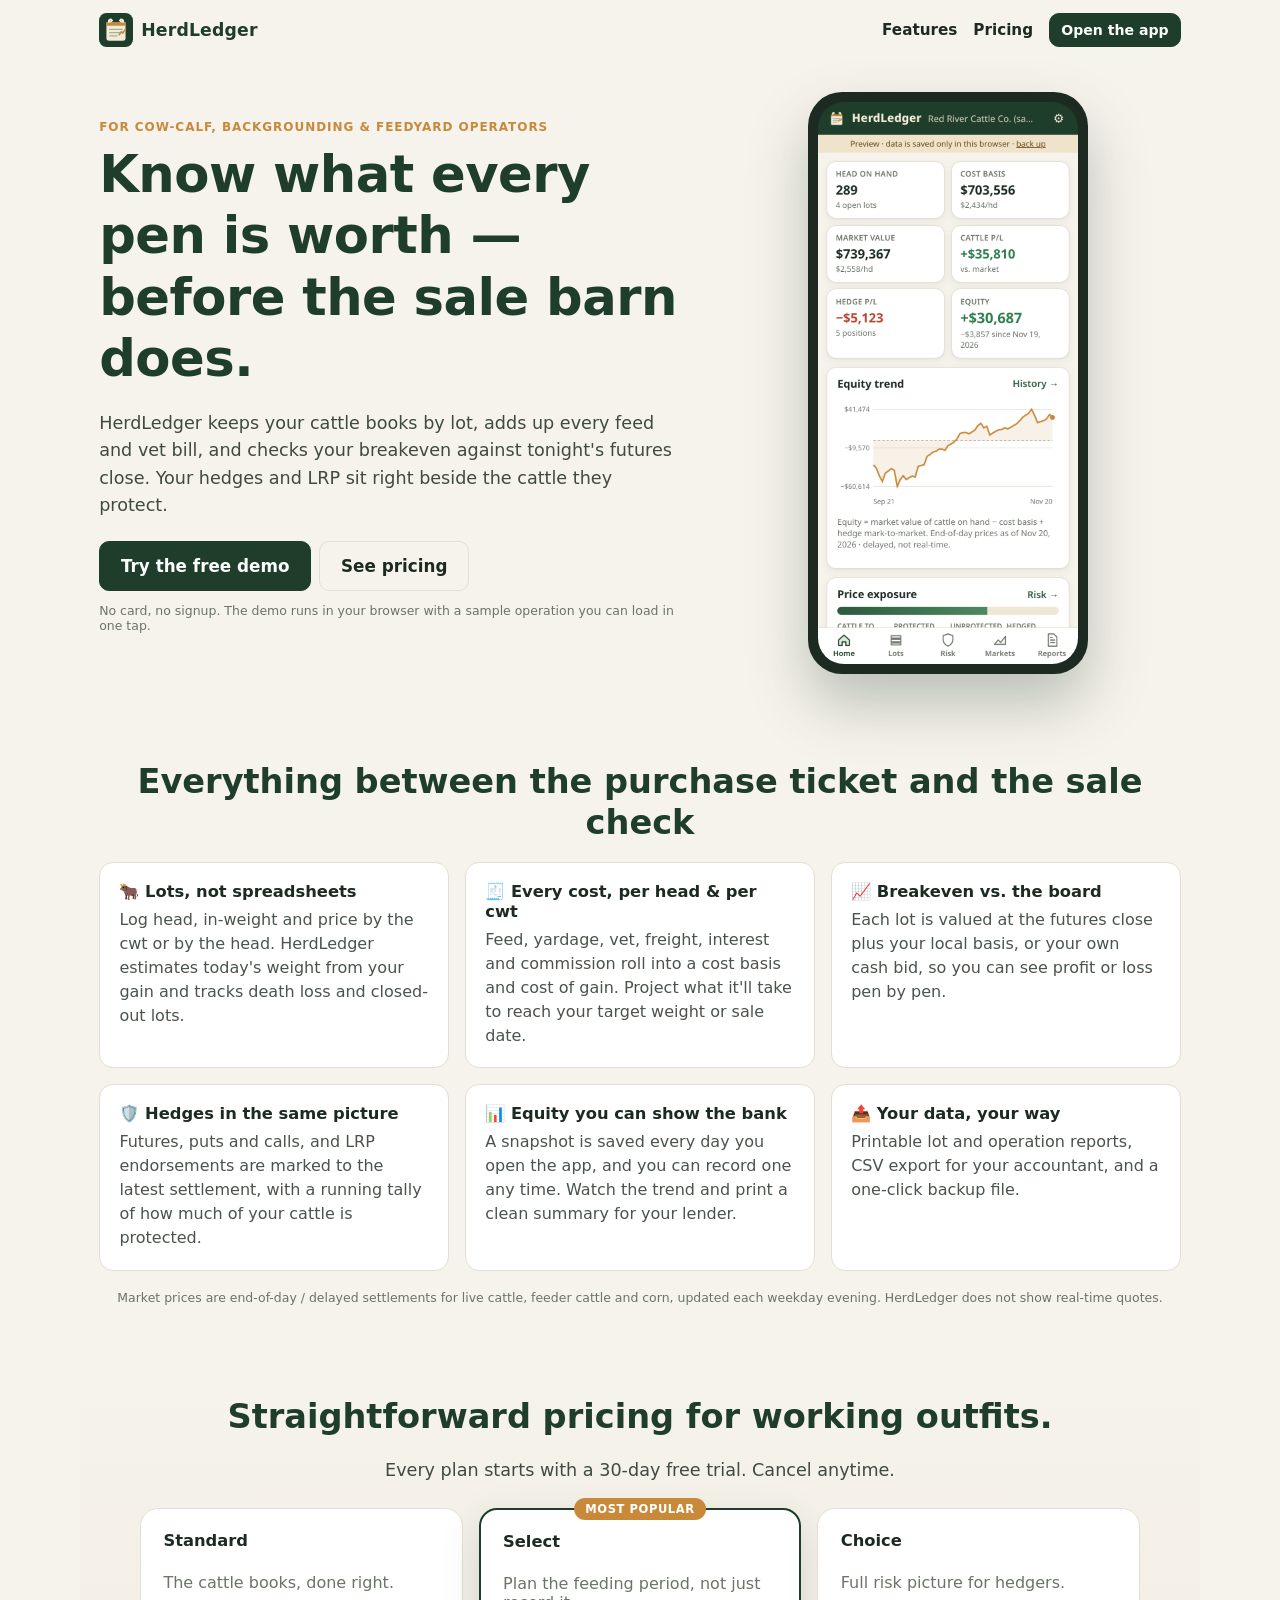
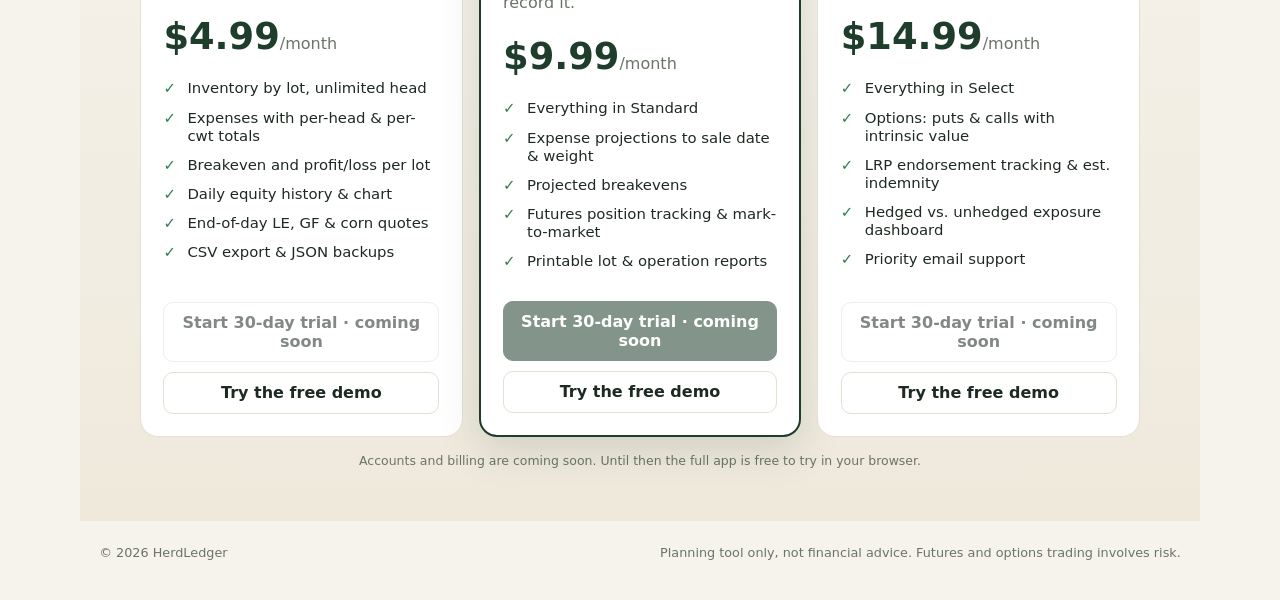
<file: index.html>
<!doctype html>
<html lang="en"><head>
<meta charset="utf-8"><meta name="viewport" content="width=device-width,initial-scale=1">
<title>HerdLedger · Cattle records, breakevens & hedges in one place</title>
<meta name="description" content="HerdLedger tracks your cattle by lot, figures breakevens and profit against the market, and keeps your futures, options and LRP in the same picture. Plans from $4.99/month.">
<meta name="theme-color" content="#1f3d2b">
<link rel="icon" href="img/logo.svg" type="image/svg+xml">
<link rel="stylesheet" href="css/styles.css">
</head><body class="site">
<header class="site-nav">
  <a href="#" class="brand"><img src="img/logo.svg" width="34" height="34" alt=""><span>HerdLedger</span></a>
  <nav><a href="#features">Features</a><a href="#pricing">Pricing</a><a href="app.html" class="btn sm primary">Open the app</a></nav>
</header>

<section class="hero">
  <div class="hero-txt">
    <p class="eyebrow">For cow-calf, backgrounding & feedyard operators</p>
    <h1>Know what every pen is worth — before the sale barn does.</h1>
    <p class="lede">HerdLedger keeps your cattle books by lot, adds up every feed and vet bill, and checks your breakeven against tonight's futures close. Your hedges and LRP sit right beside the cattle they protect.</p>
    <div class="row wrap"><a class="btn primary lg" href="app.html">Try the free demo</a><a class="btn lg ghost" href="#pricing">See pricing</a></div>
    <p class="muted tiny">No card, no signup. The demo runs in your browser with a sample operation you can load in one tap.</p>
  </div>
  <div class="hero-art" aria-hidden="true">
    <div class="phone"><img src="img/hero.png" alt="" onerror="this.parentNode.classList.add('noimg')"><div class="ph-fallback">
      <div class="kpi"><span>Equity</span><b class="pos">+$84,210</b></div><div class="kpi"><span>Head on hand</span><b>288</b></div><div class="kpi"><span>Breakeven</span><b>$318.40</b></div></div></div>
  </div>
</section>

<section id="features" class="features">
  <h2>Everything between the purchase ticket and the sale check</h2>
  <div class="fgrid">
    <div class="f"><h3>🐂 Lots, not spreadsheets</h3><p>Log head, in-weight and price by the cwt or by the head. HerdLedger estimates today's weight from your gain and tracks death loss and closed-out lots.</p></div>
    <div class="f"><h3>🧾 Every cost, per head & per cwt</h3><p>Feed, yardage, vet, freight, interest and commission roll into a cost basis and cost of gain. Project what it'll take to reach your target weight or sale date.</p></div>
    <div class="f"><h3>📈 Breakeven vs. the board</h3><p>Each lot is valued at the futures close plus your local basis, or your own cash bid, so you can see profit or loss pen by pen.</p></div>
    <div class="f"><h3>🛡️ Hedges in the same picture</h3><p>Futures, puts and calls, and LRP endorsements are marked to the latest settlement, with a running tally of how much of your cattle is protected.</p></div>
    <div class="f"><h3>📊 Equity you can show the bank</h3><p>A snapshot is saved every day you open the app, and you can record one any time. Watch the trend and print a clean summary for your lender.</p></div>
    <div class="f"><h3>📤 Your data, your way</h3><p>Printable lot and operation reports, CSV export for your accountant, and a one-click backup file.</p></div>
  </div>
  <p class="muted tiny center">Market prices are end-of-day / delayed settlements for live cattle, feeder cattle and corn, updated each weekday evening. HerdLedger does not show real-time quotes.</p>
</section>

<section id="pricing" class="pricing">
  <h2>Straightforward pricing for working outfits.</h2>
  <p class="lede center" id="trial-line"></p>
  <div class="plans" id="plans"></div>
  <p class="muted tiny center">Accounts and billing are coming soon. Until then the full app is free to try in your browser.</p>
</section>

<footer class="site-foot"><span>© <span id="yr"></span> HerdLedger</span><span>Planning tool only, not financial advice. Futures and options trading involves risk.</span></footer>

<script type="module">
  import { PLANS, TRIAL_DAYS } from "./js/config.js";
  const esc = (s) => String(s).replace(/[&<>"]/g, (c) => ({ "&": "&amp;", "<": "&lt;", ">": "&gt;", '"': "&quot;" }[c]));
  document.getElementById("trial-line").textContent = `Every plan starts with a ${TRIAL_DAYS}-day free trial. Cancel anytime.`;
  document.getElementById("plans").innerHTML = PLANS.map((p) => `
    <div class="plan ${p.highlight ? "hl" : ""}">
      ${p.highlight ? '<span class="ribbon">Most popular</span>' : ""}
      <h3>${esc(p.name)}</h3><p class="muted">${esc(p.blurb)}</p>
      <p class="price"><b>$${p.price.toFixed(2)}</b><span>/month</span></p>
      <ul>${p.features.map((f) => `<li>${esc(f)}</li>`).join("")}</ul>
      <button class="btn block ${p.highlight ? "primary" : ""}" disabled title="Billing launches soon">Start ${TRIAL_DAYS}-day trial · coming soon</button>
      <a class="btn block ghost" href="app.html">Try the free demo</a>
    </div>`).join("");
  document.getElementById("yr").textContent = new Date().getFullYear();
</script>
</body></html>
</file>
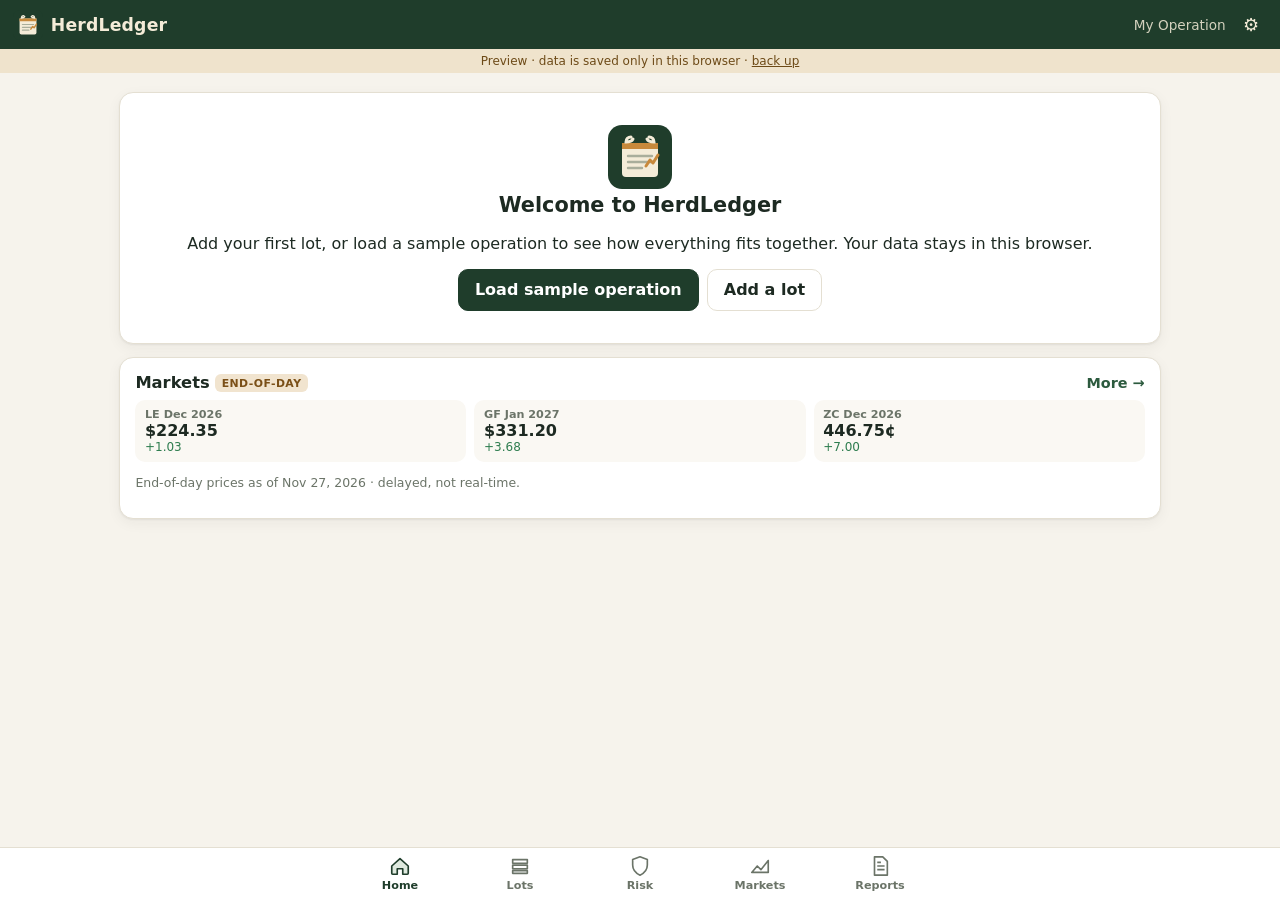
<file: app.html>
<!doctype html>
<html lang="en"><head>
<meta charset="utf-8"><meta name="viewport" content="width=device-width,initial-scale=1,viewport-fit=cover">
<title>HerdLedger</title>
<meta name="theme-color" content="#1f3d2b">
<link rel="icon" href="img/logo.svg" type="image/svg+xml"><link rel="apple-touch-icon" href="img/icon-192.png">
<link rel="manifest" href="manifest.webmanifest">
<link rel="stylesheet" href="css/styles.css">
</head><body class="app">
<header class="topbar no-print">
  <a href="index.html" class="brand"><img src="img/logo.svg" width="30" height="30" alt=""><span>HerdLedger</span></a>
  <span id="opname" class="opname"></span>
  <button id="gear" class="icon-btn" aria-label="Settings">⚙</button>
</header>
<div class="demo-bar no-print">Preview · data is saved only in this browser · <a href="#/settings">back up</a></div>
<main id="view" class="view"></main>
<nav class="tabbar no-print">
  <a href="#/dash" data-tab="dash"><svg viewBox="0 0 24 24"><path d="M3 12l9-8 9 8v8a1 1 0 0 1-1 1h-5v-6H9v6H4a1 1 0 0 1-1-1z"/></svg>Home</a>
  <a href="#/lots" data-tab="lots"><svg viewBox="0 0 24 24"><path d="M4 5h16v4H4zM4 11h16v4H4zM4 17h16v3H4z"/></svg>Lots</a>
  <a href="#/risk" data-tab="risk"><svg viewBox="0 0 24 24"><path d="M12 2l8 3v6c0 5-3.5 9-8 11-4.5-2-8-6-8-11V5z"/></svg>Risk</a>
  <a href="#/markets" data-tab="markets"><svg viewBox="0 0 24 24"><path d="M3 19l6-7 4 4 8-10v13z"/></svg>Markets</a>
  <a href="#/reports" data-tab="reports"><svg viewBox="0 0 24 24"><path d="M6 2h9l5 5v15H6zM9 12h8M9 16h8M9 8h4"/></svg>Reports</a>
</nav>
<dialog id="modal"></dialog>
<div id="toast" role="status"></div>
<script type="module" src="js/app.js"></script>
</body></html>
</file>
<file: css/styles.css>
:root{
  --bg:#f6f3ec;--card:#fff;--ink:#1d2a22;--muted:#6b7468;--line:#e4dfd2;
  --brand:#1f3d2b;--brand2:#2c5a3e;--accent:#c8893b;--pos:#2e7d4f;--neg:#b8432f;
  --r:14px;--sh:0 1px 2px rgba(30,40,30,.06),0 4px 14px rgba(30,40,30,.05);
  font-family:ui-sans-serif,system-ui,-apple-system,"Segoe UI",Roboto,Helvetica,Arial,sans-serif;
  color:var(--ink);background:var(--bg);
}
*{box-sizing:border-box}
body{margin:0;-webkit-text-size-adjust:100%}
h1,h2,h3{margin:0 0 .4em;line-height:1.2}
h2{font-size:1.3rem}h3{font-size:1.02rem}
a{color:var(--brand2)}
.muted{color:var(--muted)}.tiny{font-size:.78rem}.center{text-align:center}.block{display:block}
.pos{color:var(--pos)}.neg{color:var(--neg)}
.row{display:flex;gap:.5rem;align-items:center}.wrap{flex-wrap:wrap}.grow{flex:1}
.pad{padding:0 .3rem}
.btn{appearance:none;border:1px solid var(--line);background:#fff;color:var(--ink);border-radius:10px;padding:.62rem 1rem;font:inherit;font-weight:600;cursor:pointer;text-decoration:none;display:inline-flex;align-items:center;justify-content:center;gap:.3rem;min-height:42px}
.btn:hover{border-color:#cfc7b4}
.btn.primary{background:var(--brand);border-color:var(--brand);color:#fff}
.btn.primary:hover{background:var(--brand2)}
.btn.danger{color:var(--neg);border-color:#ecc7bf}
.btn.ghost{background:transparent}
.btn.sm{padding:.35rem .7rem;min-height:34px;font-size:.88rem}
.btn.lg{padding:.85rem 1.3rem;font-size:1.05rem}
.btn.block{display:flex;width:100%;margin-top:.6rem}
.btn[disabled]{opacity:.55;cursor:not-allowed}
.icon-btn{border:0;background:transparent;font-size:1.15rem;cursor:pointer;color:inherit;padding:.3rem .5rem;border-radius:8px}
.link{text-decoration:none;font-weight:600;font-size:.9rem}
.tag{display:inline-block;font-size:.68rem;font-weight:700;text-transform:uppercase;letter-spacing:.04em;background:#f1e4cf;color:#7a4f17;border-radius:6px;padding:.15rem .4rem;vertical-align:middle}
.tag.big{font-size:.75rem}
.pill{font-size:.75rem;font-weight:700;border-radius:999px;padding:.15rem .55rem;background:#e3efe6;color:var(--pos);white-space:nowrap}
.pill.sold{background:#eee9de;color:#7a6f5a}

/* ---------- app shell ---------- */
.app{padding-bottom:calc(76px + env(safe-area-inset-bottom))}
.topbar{position:sticky;top:0;z-index:5;display:flex;align-items:center;gap:.6rem;background:var(--brand);color:#f4ecd8;padding:.55rem .8rem;padding-top:calc(.55rem + env(safe-area-inset-top))}
.brand{display:flex;align-items:center;gap:.5rem;color:inherit;text-decoration:none;font-weight:800;letter-spacing:.01em;font-size:1.08rem}
.opname{flex:1;text-align:right;font-size:.85rem;opacity:.85;white-space:nowrap;overflow:hidden;text-overflow:ellipsis}
.demo-bar{background:#efe3cc;color:#6d4a17;font-size:.75rem;text-align:center;padding:.3rem}
.demo-bar a{color:inherit}
.view{max-width:1080px;margin:0 auto;padding:.8rem}
.tabbar{position:fixed;bottom:0;left:0;right:0;z-index:5;display:flex;background:#fff;border-top:1px solid var(--line);padding-bottom:env(safe-area-inset-bottom)}
.tabbar a{flex:1;display:flex;flex-direction:column;align-items:center;gap:2px;padding:.45rem 0 .5rem;font-size:.7rem;font-weight:600;color:var(--muted);text-decoration:none}
.tabbar svg{width:22px;height:22px;fill:none;stroke:currentColor;stroke-width:1.8;stroke-linejoin:round}
.tabbar a.on{color:var(--brand)}
.tabbar a.on svg{fill:#dfeadf}
.card{background:var(--card);border:1px solid var(--line);border-radius:var(--r);box-shadow:var(--sh);padding:.95rem;margin-bottom:.8rem}
.card-h{display:flex;justify-content:space-between;align-items:center;gap:.5rem;margin-bottom:.5rem}
.card-h h3{margin:0}
.page-h{display:flex;justify-content:space-between;align-items:center;gap:.5rem;margin:.2rem 0 .8rem}
.page-h h2{margin:0}
.kpis{display:grid;grid-template-columns:repeat(2,1fr);gap:.6rem;margin-bottom:.8rem}
.kpi{background:var(--card);border:1px solid var(--line);border-radius:var(--r);box-shadow:var(--sh);padding:.7rem .8rem;display:flex;flex-direction:column;min-width:0}
.kpi span{font-size:.72rem;color:var(--muted);font-weight:600;text-transform:uppercase;letter-spacing:.03em}
.kpi b{font-size:1.2rem;font-variant-numeric:tabular-nums;margin-top:.15rem;white-space:nowrap;overflow:hidden;text-overflow:ellipsis}
.kpi b.big{font-size:1.35rem}
.kpi small{font-size:.74rem;color:var(--muted);margin-top:.1rem}
.chart{width:100%;height:auto;display:block}
.chart text{font-size:11px;fill:var(--muted)}
.chart .gl{stroke:var(--line);stroke-width:1}
.chart .zl{stroke:#b9b1a0;stroke-dasharray:4 3}
.chart-empty{padding:2rem 1rem;text-align:center;color:var(--muted);font-size:.9rem}
.lot-list{display:grid;gap:.6rem}
.lot-card{display:block;text-decoration:none;color:inherit;background:#fff;border:1px solid var(--line);border-radius:12px;padding:.75rem .8rem}
.lot-card:hover{border-color:#cfc7b4}
.lc-top{display:flex;justify-content:space-between;gap:.5rem;align-items:center;margin-bottom:.45rem}
.lc-grid,.expo-grid,.proj{display:grid;grid-template-columns:repeat(4,1fr);gap:.4rem}
.lc-grid div,.expo-grid div,.proj div{display:flex;flex-direction:column;min-width:0}
.lc-grid span,.expo-grid span,.proj span{font-size:.68rem;color:var(--muted);font-weight:600;text-transform:uppercase}
.lc-grid b,.expo-grid b,.proj b{font-size:.92rem;font-variant-numeric:tabular-nums;white-space:nowrap}
.proj{grid-template-columns:repeat(2,1fr);gap:.7rem}
.proj small{font-size:.74rem;color:var(--muted)}
.expo .bar{height:12px;border-radius:99px;background:#f0e6d6;overflow:hidden;margin-bottom:.6rem}
.expo .bar i{display:block;height:100%;background:linear-gradient(90deg,var(--brand2),#4f8a5f)}
.qstrip{display:grid;grid-template-columns:repeat(3,1fr);gap:.5rem}
.q{display:flex;flex-direction:column;background:#faf8f3;border-radius:10px;padding:.5rem .6rem}
.q span{font-size:.7rem;color:var(--muted);font-weight:600}
.q b{font-variant-numeric:tabular-nums}
.q small{font-size:.75rem;font-variant-numeric:tabular-nums}
.seg{display:flex;background:#ebe6da;border-radius:10px;padding:3px;margin-bottom:.8rem}
.seg button{flex:1;border:0;background:transparent;padding:.5rem;border-radius:8px;font:inherit;font-weight:600;color:var(--muted);cursor:pointer}
.seg button.on{background:#fff;color:var(--ink);box-shadow:var(--sh)}
.tbl{width:100%;border-collapse:collapse;font-size:.88rem;font-variant-numeric:tabular-nums}
.tbl th{text-align:left;font-size:.7rem;text-transform:uppercase;color:var(--muted);font-weight:700;padding:.4rem .35rem;border-bottom:1px solid var(--line)}
.tbl td{padding:.45rem .35rem;border-bottom:1px solid #f0ece2;vertical-align:top}
.tbl .r{text-align:right}
.tbl tr.tot td{font-weight:800;border-top:2px solid var(--line)}
.tbl-wrap{overflow-x:auto}
.exp-list,.pos-list{list-style:none;margin:.5rem 0 0;padding:0}
.exp-list li,.pos-list li{display:flex;justify-content:space-between;gap:.6rem;align-items:center;padding:.6rem .2rem;border-bottom:1px solid #f0ece2;cursor:pointer}
.exp-list li div,.pos-list li div{display:flex;flex-direction:column;min-width:0}
.exp-list small,.pos-list small{color:var(--muted);font-size:.76rem}
.pos-list li>span,.exp-list li>span{font-weight:700;font-variant-numeric:tabular-nums;white-space:nowrap}
details summary{cursor:pointer;font-weight:600;font-size:.9rem;margin-top:.6rem;color:var(--brand2)}
.lot-head h2{display:flex;gap:.5rem;align-items:center;flex-wrap:wrap}
.note{background:#faf6ec;border-left:3px solid var(--accent);padding:.4rem .6rem;border-radius:4px;font-size:.88rem}
.actions{margin-bottom:1rem}
.empty{text-align:center;padding:2rem 1rem}
.empty .row{justify-content:center;flex-wrap:wrap;margin-top:1rem}
.mini-plans{display:grid;grid-template-columns:repeat(3,1fr);gap:.5rem;margin:.5rem 0}
.mini-plans div{background:#faf8f3;border-radius:10px;padding:.5rem;display:flex;flex-direction:column;font-size:.85rem}
.field{display:flex;flex-direction:column;gap:.25rem;font-size:.82rem;font-weight:600;color:#3d463f}
.field small{font-weight:400;color:var(--muted);font-size:.72rem}
.field.inline{min-width:200px}
input,select,textarea{font:inherit;font-size:16px;padding:.55rem .6rem;border:1px solid #d6cfbf;border-radius:9px;background:#fff;color:var(--ink);width:100%}
input:focus,select:focus,textarea:focus{outline:2px solid #9cc1a7;border-color:#7ea98a}
dialog{border:0;border-radius:16px;padding:0;width:min(560px,94vw);max-height:90vh;box-shadow:0 20px 60px rgba(0,0,0,.25)}
dialog::backdrop{background:rgba(20,30,24,.45)}
.modal-form header,.modal-form footer{display:flex;align-items:center;gap:.5rem;padding:.8rem 1rem}
.modal-form header{border-bottom:1px solid var(--line);justify-content:space-between}
.modal-form header h2{margin:0;font-size:1.1rem}
.modal-form footer{border-top:1px solid var(--line);position:sticky;bottom:0;background:#fff}
.modal-form .sp{flex:1}
.modal-form .grid{display:grid;grid-template-columns:1fr 1fr;gap:.7rem;padding:1rem;overflow:auto;max-height:calc(90vh - 130px)}
.field.full{grid-column:1/-1}
#toast{position:fixed;left:50%;bottom:90px;transform:translateX(-50%) translateY(20px);background:var(--ink);color:#fff;padding:.6rem 1rem;border-radius:10px;font-size:.9rem;opacity:0;transition:.25s;pointer-events:none;z-index:20}
#toast.show{opacity:1;transform:translateX(-50%)}
.report header{display:flex;gap:.7rem;align-items:center;margin-bottom:.8rem}
.report header h2{margin:0}.report header p{margin:0;color:var(--muted);font-size:.85rem}
.report{background:#fff;border:1px solid var(--line);border-radius:var(--r);padding:1rem}
.spark{vertical-align:middle}
@media (max-width:480px){.hide-sm{display:none}.lc-grid{grid-template-columns:repeat(2,1fr)}.modal-form .grid{grid-template-columns:1fr}.qstrip{grid-template-columns:1fr 1fr 1fr}.q b{font-size:.9rem}}
@media (min-width:760px){.kpis{grid-template-columns:repeat(3,1fr)}.proj{grid-template-columns:repeat(3,1fr)}.lot-list{grid-template-columns:1fr 1fr}.view{padding:1.2rem}}
@media (min-width:1000px){.kpis{grid-template-columns:repeat(6,1fr)}}
@media print{
  .no-print,.topbar,.tabbar,.demo-bar,#toast{display:none!important}
  body,.app{background:#fff;padding:0}
  .report{border:0;padding:0}.view{max-width:none;padding:0}
  .tbl{font-size:10pt}
}

/* ---------- marketing site ---------- */
.site{background:var(--bg)}
.site-nav{display:flex;justify-content:space-between;align-items:center;padding:.8rem 1.2rem;max-width:1120px;margin:0 auto}
.site-nav .brand{color:var(--brand)}
.site-nav nav{display:flex;gap:1rem;align-items:center}
.site-nav nav a:not(.btn){text-decoration:none;color:var(--ink);font-weight:600;font-size:.95rem}
.hero{max-width:1120px;margin:0 auto;padding:2rem 1.2rem 3rem;display:grid;gap:2rem;align-items:center}
.eyebrow{text-transform:uppercase;letter-spacing:.08em;font-size:.75rem;font-weight:800;color:var(--accent);margin:0 0 .6rem}
.hero h1{font-size:clamp(2rem,6vw,3.2rem);color:var(--brand);letter-spacing:-.01em}
.lede{font-size:1.1rem;color:#3f4a42;line-height:1.55;max-width:40em}
.lede.center{margin:0 auto 1.5rem}
.hero .row{margin:1.4rem 0 .6rem}
.hero-art{display:flex;justify-content:center}
.phone{width:280px;border-radius:34px;background:#1d2a22;padding:10px;box-shadow:0 30px 60px rgba(31,61,43,.28)}
.phone img{width:100%;display:block;border-radius:26px}
.ph-fallback{display:none}
.phone.noimg .ph-fallback{display:grid;gap:.5rem;padding:1rem;background:var(--bg);border-radius:26px}
.features,.pricing{max-width:1120px;margin:0 auto;padding:2.5rem 1.2rem}
.features h2,.pricing h2{text-align:center;font-size:clamp(1.5rem,4vw,2.1rem);color:var(--brand);margin-bottom:1.2rem}
.fgrid{display:grid;gap:1rem;margin-bottom:1.2rem}
.f{background:#fff;border:1px solid var(--line);border-radius:var(--r);padding:1.2rem}
.f p{color:#4a544c;line-height:1.5;margin:0}
.pricing{background:linear-gradient(#f6f3ec,#efe9dc)}
.plans{display:grid;gap:1rem;max-width:1000px;margin:0 auto 1rem}
.plan{position:relative;background:#fff;border:1px solid var(--line);border-radius:18px;padding:1.4rem;display:flex;flex-direction:column}
.plan.hl{border:2px solid var(--brand);box-shadow:0 14px 40px rgba(31,61,43,.15)}
.ribbon{position:absolute;top:-12px;left:50%;transform:translateX(-50%);background:var(--accent);color:#fff;font-size:.72rem;font-weight:800;padding:.25rem .7rem;border-radius:99px;text-transform:uppercase;letter-spacing:.05em}
.price{margin:.4rem 0 1rem}.price b{font-size:2.3rem;color:var(--brand)}.price span{color:var(--muted)}
.plan ul{list-style:none;padding:0;margin:0 0 1rem;flex:1}
.plan li{padding:.35rem 0 .35rem 1.5rem;position:relative;font-size:.93rem}
.plan li:before{content:"✓";position:absolute;left:0;color:var(--pos);font-weight:800}
.site-foot{max-width:1120px;margin:0 auto;padding:1.5rem 1.2rem 2.5rem;display:flex;flex-wrap:wrap;gap:1rem;justify-content:space-between;color:var(--muted);font-size:.8rem}
@media (min-width:860px){.hero{grid-template-columns:1.25fr 1fr}.fgrid{grid-template-columns:repeat(3,1fr)}.plans{grid-template-columns:repeat(3,1fr)}}
@media (max-width:520px){.site-nav nav a:not(.btn){display:none}}
@media (min-width:760px){.tabbar{justify-content:center}.tabbar a{flex:0 0 120px}}
</file>
